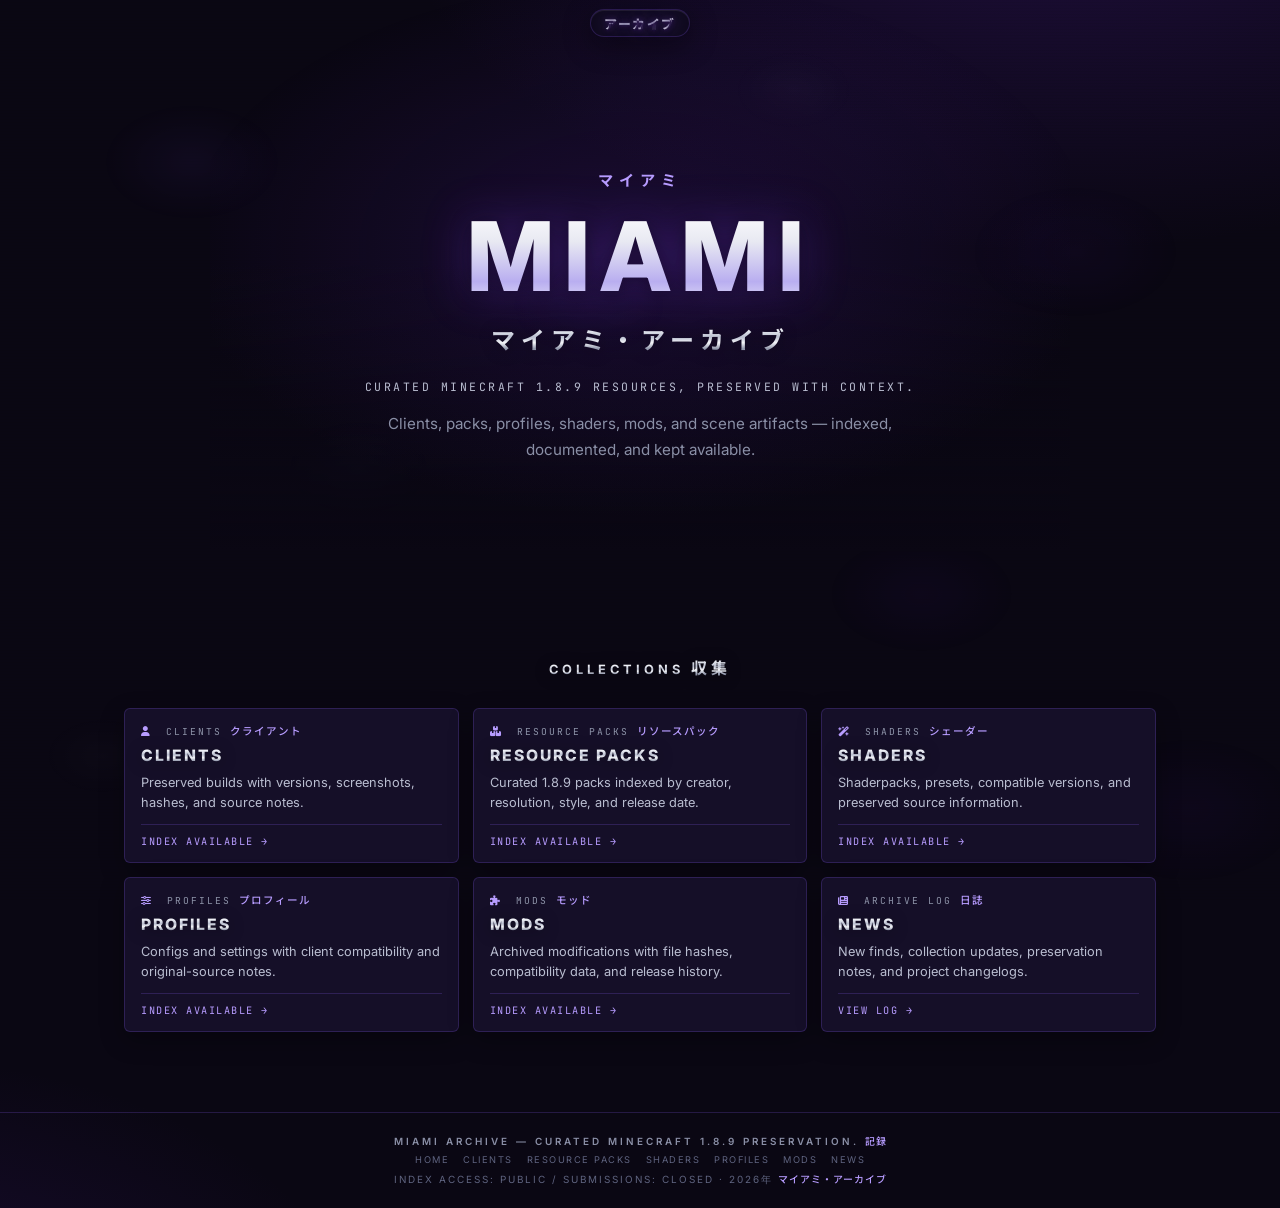
<file: index.html>
<!DOCTYPE html>
<html lang="en">

<head>
    <meta charset="UTF-8">
    <meta name="viewport" content="width=device-width, initial-scale=1.0">
    <meta name="description" content="Welcome to MiamiArchive">
    <title>miami//</title>
    <link rel="icon" href="data:image/svg+xml,%3Csvg xmlns='http://www.w3.org/2000/svg' viewBox='0 0 64 64'%3E%3Crect width='64' height='64' rx='12' fill='%23140e26'/%3E%3Ctext x='32' y='44' font-family='Arial' font-size='26' font-weight='800' fill='%23c9ccd8' text-anchor='middle'>M</text%3E%3C/svg%3E">
    <link rel="preconnect" href="https://fonts.googleapis.com">
    <link rel="preconnect" href="https://fonts.gstatic.com" crossorigin>
    <link href="https://fonts.googleapis.com/css2?family=Inter:wght@400;500;600;700;800&family=JetBrains+Mono:wght@400;500;600&family=Noto+Sans+JP:wght@500;700;900&display=swap" rel="stylesheet">
    <link rel="stylesheet" href="style.css">
    <link rel="stylesheet" href="https://cdnjs.cloudflare.com/ajax/libs/font-awesome/6.4.0/css/all.min.css">
</head>

<body data-page="home">

    <!-- Texture -->
    <div class="camo" aria-hidden="true"></div>
    <div class="scanlines" aria-hidden="true"></div>

    <!-- NAVBAR: solo アーカイブ -->
    <header>
        <nav>
            <a class="logo" href="./index.html" aria-label="MIAMI archive home">
                <span class="logo-jp" lang="ja">アーカイブ</span>
            </a>
        </nav>
    </header>

    <main>

    <!-- HERO -->
    <section class="hero">
        <video class="hero-video" autoplay muted loop playsinline preload="metadata" src="bg.mp4" aria-hidden="true"></video>
        <p class="eyebrow reveal"><span class="jp" lang="ja">マイアミ</span></p>
        <h1 class="main-title chrome-text reveal" style="--d:.08s">MIAMI</h1>
        <p class="hero-jp chrome-text reveal" style="--d:.16s" lang="ja">マイアミ・アーカイブ</p>
        <p class="subtitle reveal" style="--d:.24s">CURATED MINECRAFT 1.8.9 RESOURCES, PRESERVED WITH CONTEXT.</p>
        <p class="description reveal" style="--d:.32s">Clients, packs, profiles, shaders, mods, and scene artifacts — indexed, documented, and kept available.</p>
    </section>

    <!-- COLLECTIONS -->
    <section id="collections" class="collections" aria-label="Collections">
        <h2 class="section-label reveal"><span class="chrome-text">Collections</span> <span class="jp chrome-text" lang="ja">収集</span></h2>

        <div class="collections-grid">
            <a class="collection-card reveal" href="./clients.html">
                <span class="collection-id"><i class="fa-solid fa-user"></i> CLIENTS <span class="jp" lang="ja">クライアント</span></span>
                <h3 class="chrome-text">Clients</h3>
                <p>Preserved builds with versions, screenshots, hashes, and source notes.</p>
                <span class="collection-action">INDEX AVAILABLE →</span>
            </a>

            <a class="collection-card reveal" href="./packs.html" style="--d:.06s">
                <span class="collection-id"><i class="fa-solid fa-boxes-stacked"></i> RESOURCE PACKS <span class="jp" lang="ja">リソースパック</span></span>
                <h3 class="chrome-text">Resource Packs</h3>
                <p>Curated 1.8.9 packs indexed by creator, resolution, style, and release date.</p>
                <span class="collection-action">INDEX AVAILABLE →</span>
            </a>

            <a class="collection-card reveal" href="./shaders.html" style="--d:.12s">
                <span class="collection-id"><i class="fa-solid fa-wand-magic-sparkles"></i> SHADERS <span class="jp" lang="ja">シェーダー</span></span>
                <h3 class="chrome-text">Shaders</h3>
                <p>Shaderpacks, presets, compatible versions, and preserved source information.</p>
                <span class="collection-action">INDEX AVAILABLE →</span>
            </a>

            <a class="collection-card reveal" href="./profiles.html" style="--d:.18s">
                <span class="collection-id"><i class="fa-solid fa-sliders"></i> PROFILES <span class="jp" lang="ja">プロフィール</span></span>
                <h3 class="chrome-text">Profiles</h3>
                <p>Configs and settings with client compatibility and original-source notes.</p>
                <span class="collection-action">INDEX AVAILABLE →</span>
            </a>

            <a class="collection-card reveal" href="./mods.html" style="--d:.24s">
                <span class="collection-id"><i class="fa-solid fa-puzzle-piece"></i> MODS <span class="jp" lang="ja">モッド</span></span>
                <h3 class="chrome-text">Mods</h3>
                <p>Archived modifications with file hashes, compatibility data, and release history.</p>
                <span class="collection-action">INDEX AVAILABLE →</span>
            </a>

            <a class="collection-card reveal" href="./news.html" style="--d:.3s">
                <span class="collection-id"><i class="fa-solid fa-newspaper"></i> ARCHIVE LOG <span class="jp" lang="ja">日誌</span></span>
                <h3 class="chrome-text">News</h3>
                <p>New finds, collection updates, preservation notes, and project changelogs.</p>
                <span class="collection-action">VIEW LOG →</span>
            </a>
        </div>
    </section>

    </main>

    <!-- FOOTER -->
    <footer>
        <span class="foot-logo">MIAMI ARCHIVE — CURATED MINECRAFT 1.8.9 PRESERVATION. <span class="jp" lang="ja">記録</span></span>
        <div class="foot-links">
            <a href="index.html">Home</a><a href="clients.html">Clients</a><a href="packs.html">Resource Packs</a><a href="shaders.html">Shaders</a><a href="profiles.html">Profiles</a><a href="mods.html">Mods</a><a href="news.html">News</a>
        </div>
        <span>INDEX ACCESS: PUBLIC / SUBMISSIONS: CLOSED · 2026年 <span class="jp" lang="ja">マイアミ・アーカイブ</span></span>
    </footer>

    <script src="app.js"></script>
</body>

</html>
</file>
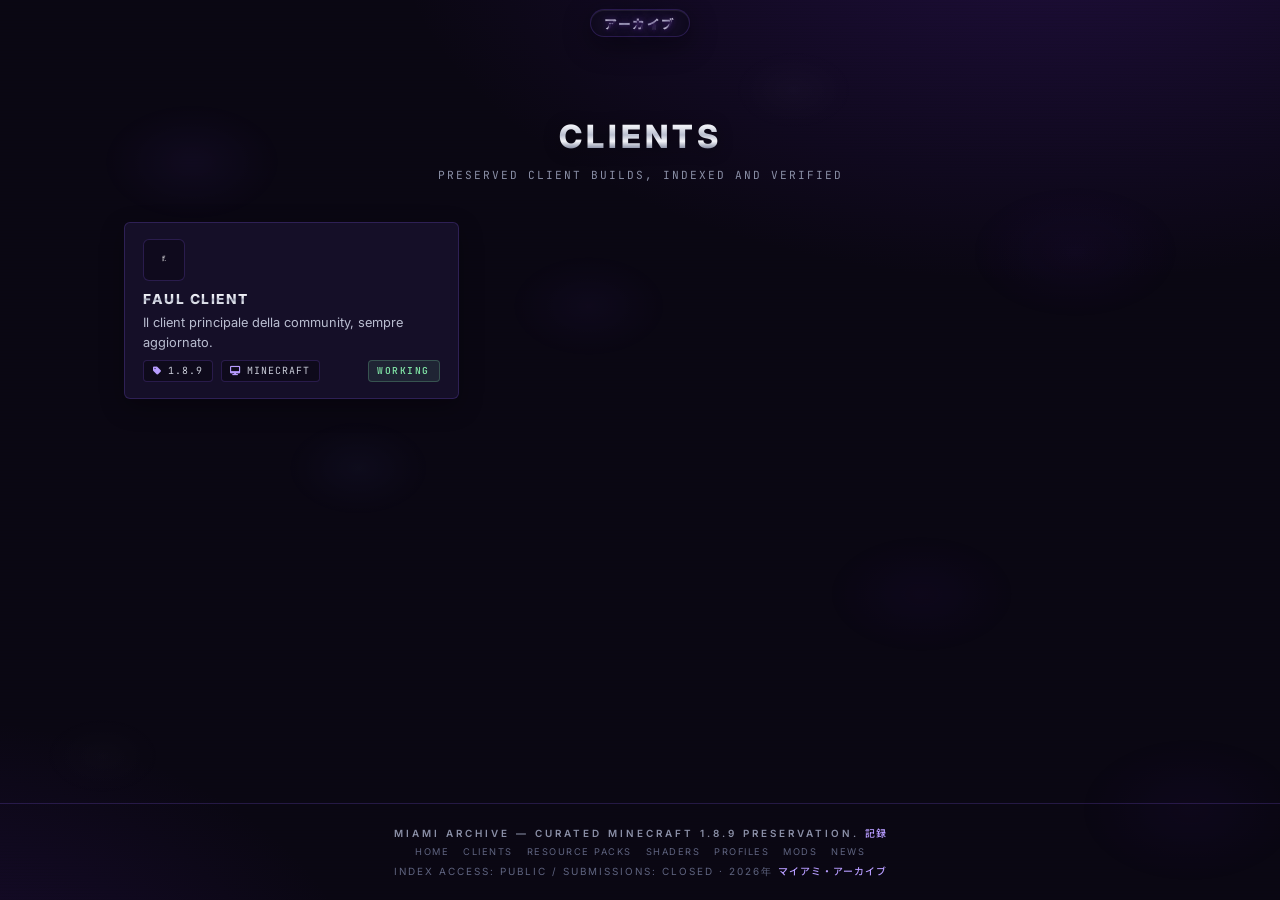
<file: clients.html>
<!DOCTYPE html>
<html lang="en">

<head>
    <meta charset="UTF-8">
    <meta name="viewport" content="width=device-width, initial-scale=1.0">
    <meta name="description" content="I client configurati dalla community di Miami.">
    <title>miami//clients</title>
    <link rel="icon" href="data:image/svg+xml,%3Csvg xmlns='http://www.w3.org/2000/svg' viewBox='0 0 64 64'%3E%3Crect width='64' height='64' rx='12' fill='%23140e26'/%3E%3Ctext x='32' y='44' font-family='Arial' font-size='26' font-weight='800' fill='%23c9ccd8' text-anchor='middle'>M</text%3E%3C/svg%3E">
    <link rel="preconnect" href="https://fonts.googleapis.com">
    <link rel="preconnect" href="https://fonts.gstatic.com" crossorigin>
    <link href="https://fonts.googleapis.com/css2?family=Inter:wght@400;500;600;700;800&family=JetBrains+Mono:wght@400;500;600&family=Noto+Sans+JP:wght@500;700;900&display=swap" rel="stylesheet">
    <link rel="stylesheet" href="style.css">
    <link rel="stylesheet" href="https://cdnjs.cloudflare.com/ajax/libs/font-awesome/6.4.0/css/all.min.css">
</head>

<body data-page="clients">

    <!-- Texture -->
    <div class="camo" aria-hidden="true"></div>
    <div class="scanlines" aria-hidden="true"></div>

    <!-- NAVBAR: solo アーカイブ -->
    <header>
        <nav>
            <a class="logo" href="./index.html" aria-label="MIAMI archive home">
                <span class="logo-jp" lang="ja">アーカイブ</span>
            </a>
        </nav>
    </header>

    <main>

    <section class="category-section">
    <div class="page-header reveal">
        <h2 class="chrome-text">Clients</h2>
        <p>Preserved client builds, indexed and verified</p>
    </div>

    <div class="cards-grid">
<div class="card reveal" style="--t: 210; --d: 0s">
    <a class="card-thumb card-thumb--img" href="https://brazy.qzz.io/" target="_blank" rel="noopener"><img class="card-thumb-img" src="assets/faul-client.png" alt="Faul Client" /></a>
    <div class="card-body">
        <h3><a href="https://brazy.qzz.io/" target="_blank" rel="noopener">Faul Client</a></h3>
        <p class="card-desc">Il client principale della community, sempre aggiornato.</p>
        <div class="card-meta">
            <span class="chip"><i class="fa-solid fa-tag"></i> 1.8.9</span>
            <span class="chip"><i class="fa-solid fa-desktop"></i> minecraft</span>
            <span class="status working">working</span>
        </div>
    </div>
</div>

    </div>
</section>

    </main>

    <!-- FOOTER -->
    <footer>
        <span class="foot-logo">MIAMI ARCHIVE — CURATED MINECRAFT 1.8.9 PRESERVATION. <span class="jp" lang="ja">記録</span></span>
        <div class="foot-links">
            <a href="index.html">Home</a><a href="clients.html">Clients</a><a href="packs.html">Resource Packs</a><a href="shaders.html">Shaders</a><a href="profiles.html">Profiles</a><a href="mods.html">Mods</a><a href="news.html">News</a>
        </div>
        <span>INDEX ACCESS: PUBLIC / SUBMISSIONS: CLOSED · 2026年 <span class="jp" lang="ja">マイアミ・アーカイブ</span></span>
    </footer>

    <script src="app.js"></script>
</body>

</html>
</file>
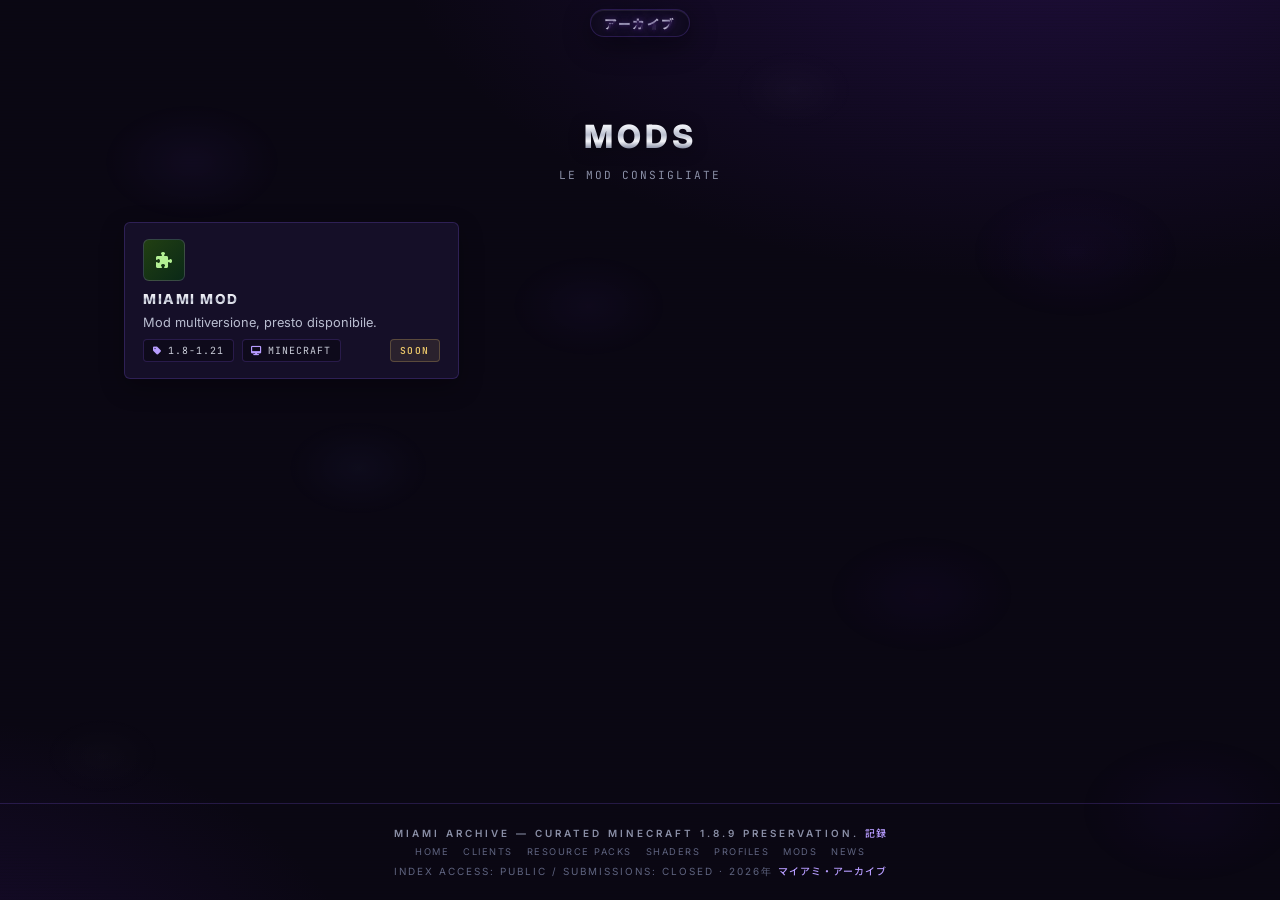
<file: mods.html>
<!DOCTYPE html>
<html lang="en">

<head>
    <meta charset="UTF-8">
    <meta name="viewport" content="width=device-width, initial-scale=1.0">
    <meta name="description" content="Le mod consigliate dalla community di Miami.">
    <title>miami//mods</title>
    <link rel="icon" href="data:image/svg+xml,%3Csvg xmlns='http://www.w3.org/2000/svg' viewBox='0 0 64 64'%3E%3Crect width='64' height='64' rx='12' fill='%23140e26'/%3E%3Ctext x='32' y='44' font-family='Arial' font-size='26' font-weight='800' fill='%23c9ccd8' text-anchor='middle'>M</text%3E%3C/svg%3E">
    <link rel="preconnect" href="https://fonts.googleapis.com">
    <link rel="preconnect" href="https://fonts.gstatic.com" crossorigin>
    <link href="https://fonts.googleapis.com/css2?family=Inter:wght@400;500;600;700;800&family=JetBrains+Mono:wght@400;500;600&family=Noto+Sans+JP:wght@500;700;900&display=swap" rel="stylesheet">
    <link rel="stylesheet" href="style.css">
    <link rel="stylesheet" href="https://cdnjs.cloudflare.com/ajax/libs/font-awesome/6.4.0/css/all.min.css">
</head>

<body data-page="mods">

    <!-- Texture -->
    <div class="camo" aria-hidden="true"></div>
    <div class="scanlines" aria-hidden="true"></div>

    <!-- NAVBAR: solo アーカイブ -->
    <header>
        <nav>
            <a class="logo" href="./index.html" aria-label="MIAMI archive home">
                <span class="logo-jp" lang="ja">アーカイブ</span>
            </a>
        </nav>
    </header>

    <main>

    <section class="category-section">
    <div class="page-header reveal">
        <h2 class="chrome-text">Mods</h2>
        <p>Le mod consigliate</p>
    </div>

    <div class="cards-grid">
<div class="card reveal" style="--t: 100; --d: 0s">
    <a class="card-thumb" href="#" target="_blank" rel="noopener"><i class="fa-solid fa-puzzle-piece"></i></a>
    <div class="card-body">
        <h3><a href="#" target="_blank" rel="noopener">miami mod</a></h3>
        <p class="card-desc">Mod multiversione, presto disponibile.</p>
        <div class="card-meta">
            <span class="chip"><i class="fa-solid fa-tag"></i> 1.8-1.21</span>
            <span class="chip"><i class="fa-solid fa-desktop"></i> minecraft</span>
            <span class="status soon">soon</span>
        </div>
    </div>
</div>

    </div>
</section>

    </main>

    <!-- FOOTER -->
    <footer>
        <span class="foot-logo">MIAMI ARCHIVE — CURATED MINECRAFT 1.8.9 PRESERVATION. <span class="jp" lang="ja">記録</span></span>
        <div class="foot-links">
            <a href="index.html">Home</a><a href="clients.html">Clients</a><a href="packs.html">Resource Packs</a><a href="shaders.html">Shaders</a><a href="profiles.html">Profiles</a><a href="mods.html">Mods</a><a href="news.html">News</a>
        </div>
        <span>INDEX ACCESS: PUBLIC / SUBMISSIONS: CLOSED · 2026年 <span class="jp" lang="ja">マイアミ・アーカイブ</span></span>
    </footer>

    <script src="app.js"></script>
</body>

</html>
</file>
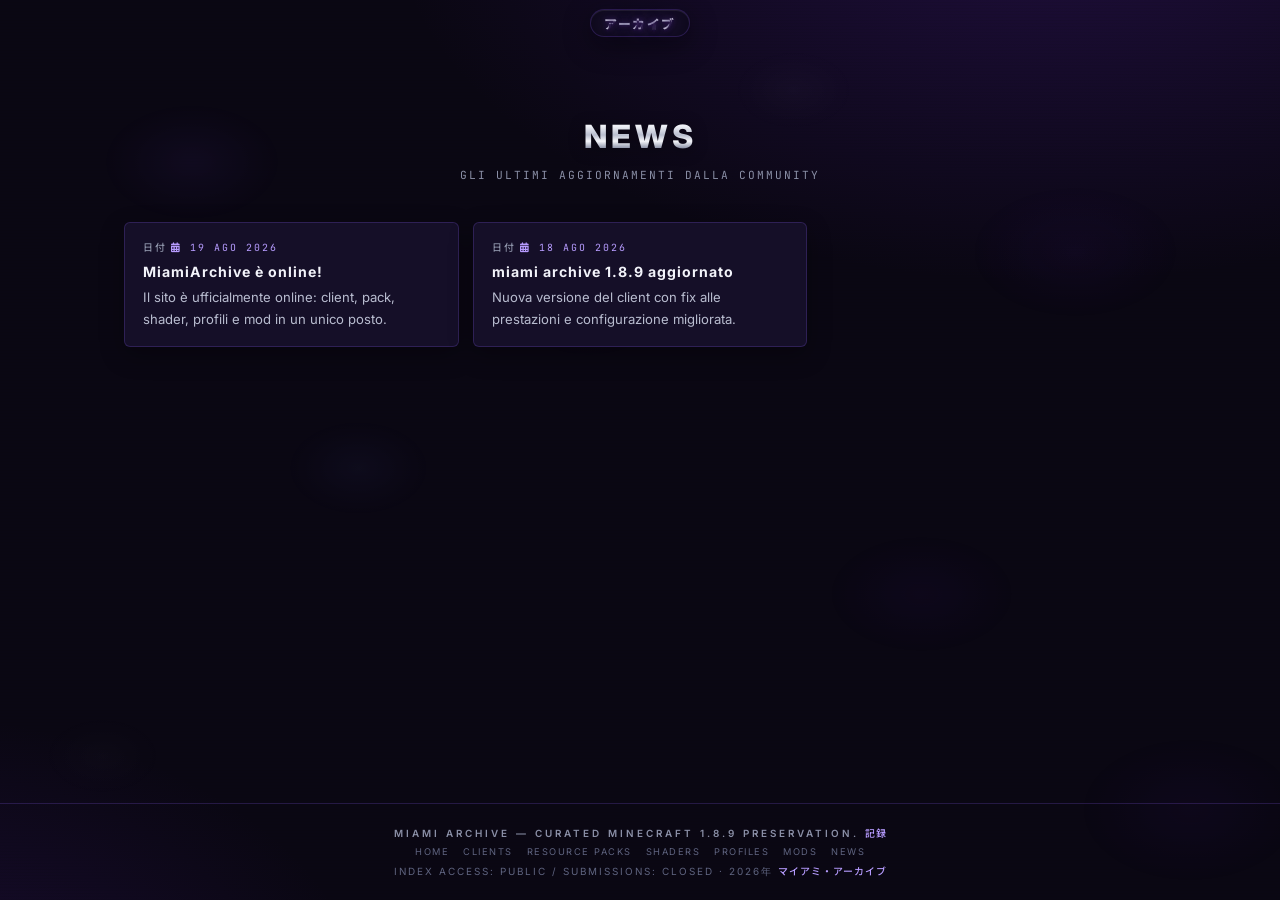
<file: news.html>
<!DOCTYPE html>
<html lang="en">

<head>
    <meta charset="UTF-8">
    <meta name="viewport" content="width=device-width, initial-scale=1.0">
    <meta name="description" content="Gli ultimi aggiornamenti dalla community di Miami.">
    <title>miami//news</title>
    <link rel="icon" href="data:image/svg+xml,%3Csvg xmlns='http://www.w3.org/2000/svg' viewBox='0 0 64 64'%3E%3Crect width='64' height='64' rx='12' fill='%23140e26'/%3E%3Ctext x='32' y='44' font-family='Arial' font-size='26' font-weight='800' fill='%23c9ccd8' text-anchor='middle'>M</text%3E%3C/svg%3E">
    <link rel="preconnect" href="https://fonts.googleapis.com">
    <link rel="preconnect" href="https://fonts.gstatic.com" crossorigin>
    <link href="https://fonts.googleapis.com/css2?family=Inter:wght@400;500;600;700;800&family=JetBrains+Mono:wght@400;500;600&family=Noto+Sans+JP:wght@500;700;900&display=swap" rel="stylesheet">
    <link rel="stylesheet" href="style.css">
    <link rel="stylesheet" href="https://cdnjs.cloudflare.com/ajax/libs/font-awesome/6.4.0/css/all.min.css">
</head>

<body data-page="news">

    <!-- Texture -->
    <div class="camo" aria-hidden="true"></div>
    <div class="scanlines" aria-hidden="true"></div>

    <!-- NAVBAR: solo アーカイブ -->
    <header>
        <nav>
            <a class="logo" href="./index.html" aria-label="MIAMI archive home">
                <span class="logo-jp" lang="ja">アーカイブ</span>
            </a>
        </nav>
    </header>

    <main>

    <section class="category-section">
    <div class="page-header reveal">
        <h2 class="chrome-text">News</h2>
        <p>Gli ultimi aggiornamenti dalla community</p>
    </div>

    <div class="news-grid">
<div class="news-card reveal" style="--d: 0s">
    <div class="news-date"><i class="fa-solid fa-calendar-days"></i> 19 ago 2026</div>
    <h3>MiamiArchive è online!</h3>
    <p>Il sito è ufficialmente online: client, pack, shader, profili e mod in un unico posto.</p>
</div>
<div class="news-card reveal" style="--d: 0.06s">
    <div class="news-date"><i class="fa-solid fa-calendar-days"></i> 18 ago 2026</div>
    <h3>miami archive 1.8.9 aggiornato</h3>
    <p>Nuova versione del client con fix alle prestazioni e configurazione migliorata.</p>
</div>

    </div>
</section>

    </main>

    <!-- FOOTER -->
    <footer>
        <span class="foot-logo">MIAMI ARCHIVE — CURATED MINECRAFT 1.8.9 PRESERVATION. <span class="jp" lang="ja">記録</span></span>
        <div class="foot-links">
            <a href="index.html">Home</a><a href="clients.html">Clients</a><a href="packs.html">Resource Packs</a><a href="shaders.html">Shaders</a><a href="profiles.html">Profiles</a><a href="mods.html">Mods</a><a href="news.html">News</a>
        </div>
        <span>INDEX ACCESS: PUBLIC / SUBMISSIONS: CLOSED · 2026年 <span class="jp" lang="ja">マイアミ・アーカイブ</span></span>
    </footer>

    <script src="app.js"></script>
</body>

</html>
</file>
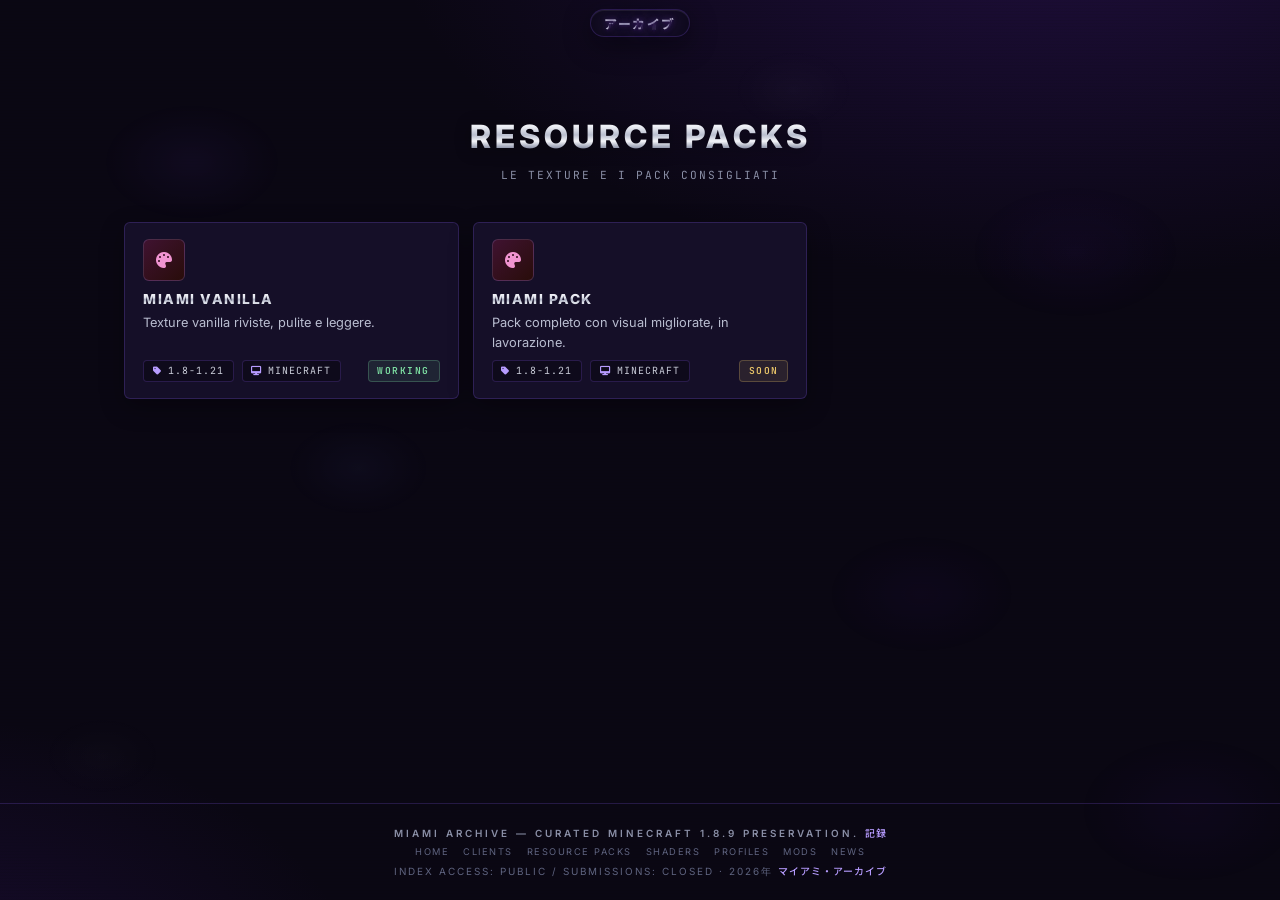
<file: packs.html>
<!DOCTYPE html>
<html lang="en">

<head>
    <meta charset="UTF-8">
    <meta name="viewport" content="width=device-width, initial-scale=1.0">
    <meta name="description" content="Resource pack consigliati dalla community di Miami.">
    <title>miami//packs</title>
    <link rel="icon" href="data:image/svg+xml,%3Csvg xmlns='http://www.w3.org/2000/svg' viewBox='0 0 64 64'%3E%3Crect width='64' height='64' rx='12' fill='%23140e26'/%3E%3Ctext x='32' y='44' font-family='Arial' font-size='26' font-weight='800' fill='%23c9ccd8' text-anchor='middle'>M</text%3E%3C/svg%3E">
    <link rel="preconnect" href="https://fonts.googleapis.com">
    <link rel="preconnect" href="https://fonts.gstatic.com" crossorigin>
    <link href="https://fonts.googleapis.com/css2?family=Inter:wght@400;500;600;700;800&family=JetBrains+Mono:wght@400;500;600&family=Noto+Sans+JP:wght@500;700;900&display=swap" rel="stylesheet">
    <link rel="stylesheet" href="style.css">
    <link rel="stylesheet" href="https://cdnjs.cloudflare.com/ajax/libs/font-awesome/6.4.0/css/all.min.css">
</head>

<body data-page="packs">

    <!-- Texture -->
    <div class="camo" aria-hidden="true"></div>
    <div class="scanlines" aria-hidden="true"></div>

    <!-- NAVBAR: solo アーカイブ -->
    <header>
        <nav>
            <a class="logo" href="./index.html" aria-label="MIAMI archive home">
                <span class="logo-jp" lang="ja">アーカイブ</span>
            </a>
        </nav>
    </header>

    <main>

    <section class="category-section">
    <div class="page-header reveal">
        <h2 class="chrome-text">Resource Packs</h2>
        <p>Le texture e i pack consigliati</p>
    </div>

    <div class="cards-grid">
<div class="card reveal" style="--t: 320; --d: 0s">
    <a class="card-thumb" href="#" target="_blank" rel="noopener"><i class="fa-solid fa-palette"></i></a>
    <div class="card-body">
        <h3><a href="#" target="_blank" rel="noopener">miami vanilla</a></h3>
        <p class="card-desc">Texture vanilla riviste, pulite e leggere.</p>
        <div class="card-meta">
            <span class="chip"><i class="fa-solid fa-tag"></i> 1.8-1.21</span>
            <span class="chip"><i class="fa-solid fa-desktop"></i> minecraft</span>
            <span class="status working">working</span>
        </div>
    </div>
</div>
<div class="card reveal" style="--t: 320; --d: 0.06s">
    <a class="card-thumb" href="#" target="_blank" rel="noopener"><i class="fa-solid fa-palette"></i></a>
    <div class="card-body">
        <h3><a href="#" target="_blank" rel="noopener">miami pack</a></h3>
        <p class="card-desc">Pack completo con visual migliorate, in lavorazione.</p>
        <div class="card-meta">
            <span class="chip"><i class="fa-solid fa-tag"></i> 1.8-1.21</span>
            <span class="chip"><i class="fa-solid fa-desktop"></i> minecraft</span>
            <span class="status soon">soon</span>
        </div>
    </div>
</div>

    </div>
</section>

    </main>

    <!-- FOOTER -->
    <footer>
        <span class="foot-logo">MIAMI ARCHIVE — CURATED MINECRAFT 1.8.9 PRESERVATION. <span class="jp" lang="ja">記録</span></span>
        <div class="foot-links">
            <a href="index.html">Home</a><a href="clients.html">Clients</a><a href="packs.html">Resource Packs</a><a href="shaders.html">Shaders</a><a href="profiles.html">Profiles</a><a href="mods.html">Mods</a><a href="news.html">News</a>
        </div>
        <span>INDEX ACCESS: PUBLIC / SUBMISSIONS: CLOSED · 2026年 <span class="jp" lang="ja">マイアミ・アーカイブ</span></span>
    </footer>

    <script src="app.js"></script>
</body>

</html>
</file>
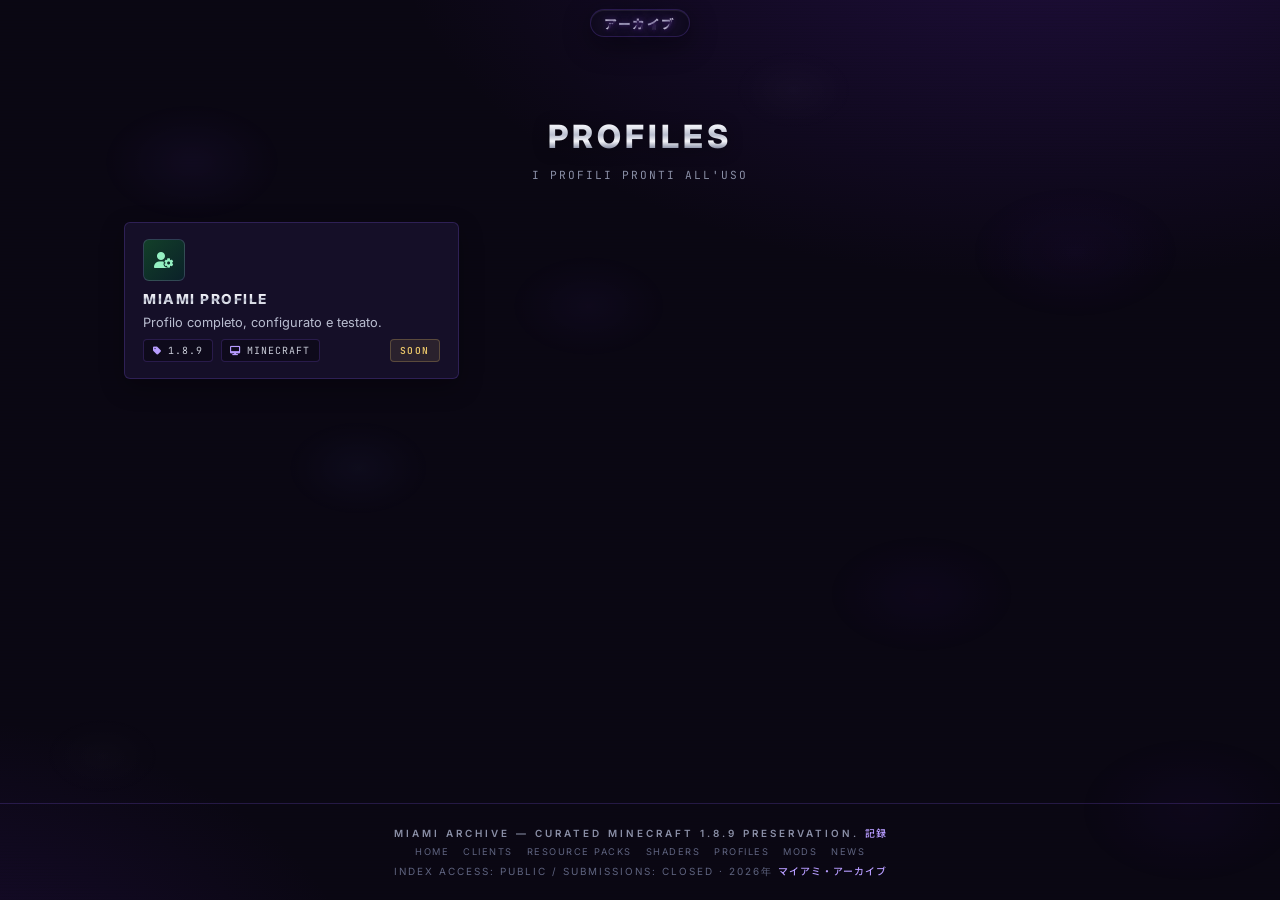
<file: profiles.html>
<!DOCTYPE html>
<html lang="en">

<head>
    <meta charset="UTF-8">
    <meta name="viewport" content="width=device-width, initial-scale=1.0">
    <meta name="description" content="I profili pronti all'uso della community.">
    <title>miami//profiles</title>
    <link rel="icon" href="data:image/svg+xml,%3Csvg xmlns='http://www.w3.org/2000/svg' viewBox='0 0 64 64'%3E%3Crect width='64' height='64' rx='12' fill='%23140e26'/%3E%3Ctext x='32' y='44' font-family='Arial' font-size='26' font-weight='800' fill='%23c9ccd8' text-anchor='middle'>M</text%3E%3C/svg%3E">
    <link rel="preconnect" href="https://fonts.googleapis.com">
    <link rel="preconnect" href="https://fonts.gstatic.com" crossorigin>
    <link href="https://fonts.googleapis.com/css2?family=Inter:wght@400;500;600;700;800&family=JetBrains+Mono:wght@400;500;600&family=Noto+Sans+JP:wght@500;700;900&display=swap" rel="stylesheet">
    <link rel="stylesheet" href="style.css">
    <link rel="stylesheet" href="https://cdnjs.cloudflare.com/ajax/libs/font-awesome/6.4.0/css/all.min.css">
</head>

<body data-page="profiles">

    <!-- Texture -->
    <div class="camo" aria-hidden="true"></div>
    <div class="scanlines" aria-hidden="true"></div>

    <!-- NAVBAR: solo アーカイブ -->
    <header>
        <nav>
            <a class="logo" href="./index.html" aria-label="MIAMI archive home">
                <span class="logo-jp" lang="ja">アーカイブ</span>
            </a>
        </nav>
    </header>

    <main>

    <section class="category-section">
    <div class="page-header reveal">
        <h2 class="chrome-text">Profiles</h2>
        <p>I profili pronti all'uso</p>
    </div>

    <div class="cards-grid">
<div class="card reveal" style="--t: 150; --d: 0s">
    <a class="card-thumb" href="#" target="_blank" rel="noopener"><i class="fa-solid fa-user-gear"></i></a>
    <div class="card-body">
        <h3><a href="#" target="_blank" rel="noopener">miami profile</a></h3>
        <p class="card-desc">Profilo completo, configurato e testato.</p>
        <div class="card-meta">
            <span class="chip"><i class="fa-solid fa-tag"></i> 1.8.9</span>
            <span class="chip"><i class="fa-solid fa-desktop"></i> minecraft</span>
            <span class="status soon">soon</span>
        </div>
    </div>
</div>

    </div>
</section>

    </main>

    <!-- FOOTER -->
    <footer>
        <span class="foot-logo">MIAMI ARCHIVE — CURATED MINECRAFT 1.8.9 PRESERVATION. <span class="jp" lang="ja">記録</span></span>
        <div class="foot-links">
            <a href="index.html">Home</a><a href="clients.html">Clients</a><a href="packs.html">Resource Packs</a><a href="shaders.html">Shaders</a><a href="profiles.html">Profiles</a><a href="mods.html">Mods</a><a href="news.html">News</a>
        </div>
        <span>INDEX ACCESS: PUBLIC / SUBMISSIONS: CLOSED · 2026年 <span class="jp" lang="ja">マイアミ・アーカイブ</span></span>
    </footer>

    <script src="app.js"></script>
</body>

</html>
</file>
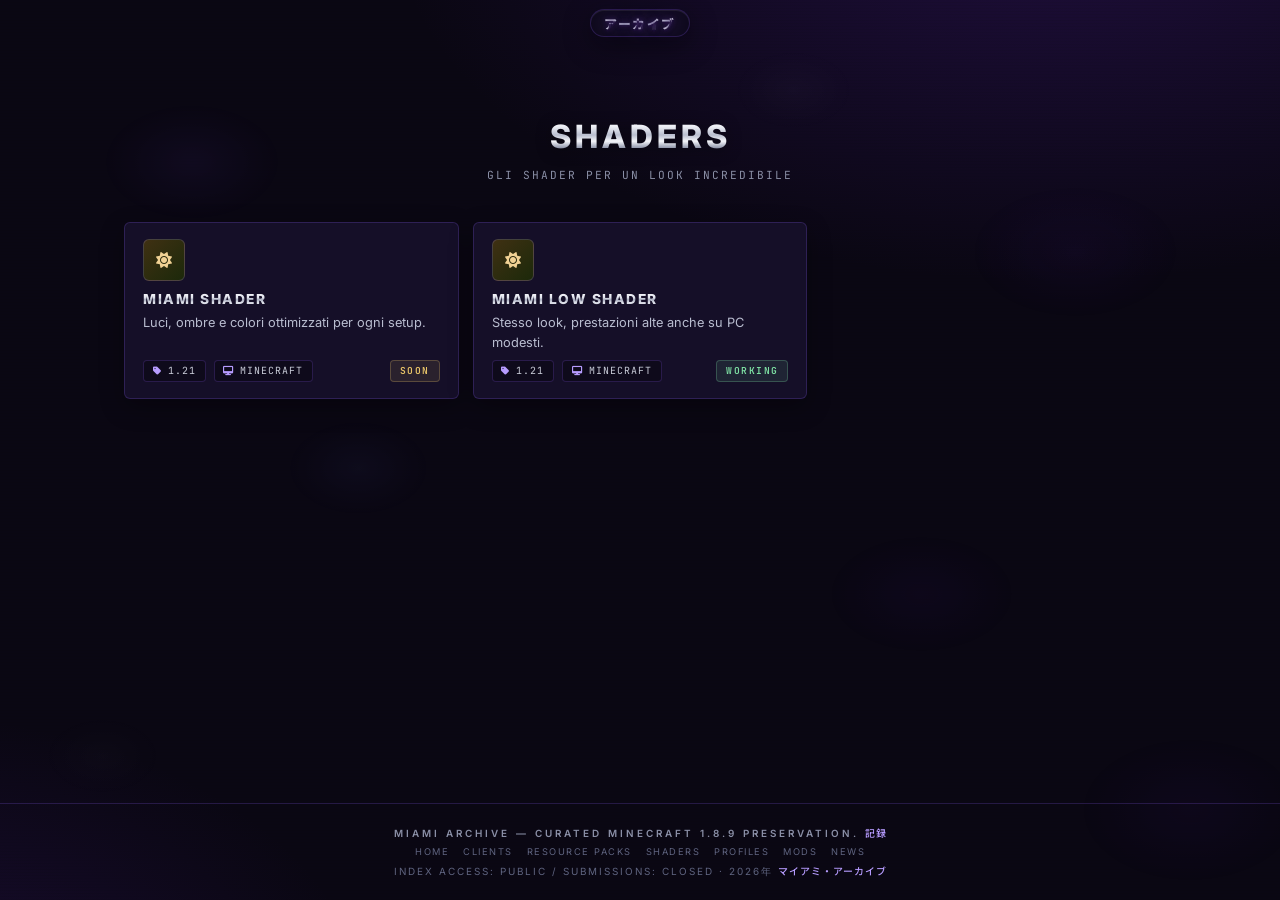
<file: shaders.html>
<!DOCTYPE html>
<html lang="en">

<head>
    <meta charset="UTF-8">
    <meta name="viewport" content="width=device-width, initial-scale=1.0">
    <meta name="description" content="Gli shader consigliati per un look incredibile.">
    <title>miami//shaders</title>
    <link rel="icon" href="data:image/svg+xml,%3Csvg xmlns='http://www.w3.org/2000/svg' viewBox='0 0 64 64'%3E%3Crect width='64' height='64' rx='12' fill='%23140e26'/%3E%3Ctext x='32' y='44' font-family='Arial' font-size='26' font-weight='800' fill='%23c9ccd8' text-anchor='middle'>M</text%3E%3C/svg%3E">
    <link rel="preconnect" href="https://fonts.googleapis.com">
    <link rel="preconnect" href="https://fonts.gstatic.com" crossorigin>
    <link href="https://fonts.googleapis.com/css2?family=Inter:wght@400;500;600;700;800&family=JetBrains+Mono:wght@400;500;600&family=Noto+Sans+JP:wght@500;700;900&display=swap" rel="stylesheet">
    <link rel="stylesheet" href="style.css">
    <link rel="stylesheet" href="https://cdnjs.cloudflare.com/ajax/libs/font-awesome/6.4.0/css/all.min.css">
</head>

<body data-page="shaders">

    <!-- Texture -->
    <div class="camo" aria-hidden="true"></div>
    <div class="scanlines" aria-hidden="true"></div>

    <!-- NAVBAR: solo アーカイブ -->
    <header>
        <nav>
            <a class="logo" href="./index.html" aria-label="MIAMI archive home">
                <span class="logo-jp" lang="ja">アーカイブ</span>
            </a>
        </nav>
    </header>

    <main>

    <section class="category-section">
    <div class="page-header reveal">
        <h2 class="chrome-text">Shaders</h2>
        <p>Gli shader per un look incredibile</p>
    </div>

    <div class="cards-grid">
<div class="card reveal" style="--t: 40; --d: 0s">
    <a class="card-thumb" href="#" target="_blank" rel="noopener"><i class="fa-solid fa-sun"></i></a>
    <div class="card-body">
        <h3><a href="#" target="_blank" rel="noopener">miami shader</a></h3>
        <p class="card-desc">Luci, ombre e colori ottimizzati per ogni setup.</p>
        <div class="card-meta">
            <span class="chip"><i class="fa-solid fa-tag"></i> 1.21</span>
            <span class="chip"><i class="fa-solid fa-desktop"></i> minecraft</span>
            <span class="status soon">soon</span>
        </div>
    </div>
</div>
<div class="card reveal" style="--t: 40; --d: 0.06s">
    <a class="card-thumb" href="#" target="_blank" rel="noopener"><i class="fa-solid fa-sun"></i></a>
    <div class="card-body">
        <h3><a href="#" target="_blank" rel="noopener">miami low shader</a></h3>
        <p class="card-desc">Stesso look, prestazioni alte anche su PC modesti.</p>
        <div class="card-meta">
            <span class="chip"><i class="fa-solid fa-tag"></i> 1.21</span>
            <span class="chip"><i class="fa-solid fa-desktop"></i> minecraft</span>
            <span class="status working">working</span>
        </div>
    </div>
</div>

    </div>
</section>

    </main>

    <!-- FOOTER -->
    <footer>
        <span class="foot-logo">MIAMI ARCHIVE — CURATED MINECRAFT 1.8.9 PRESERVATION. <span class="jp" lang="ja">記録</span></span>
        <div class="foot-links">
            <a href="index.html">Home</a><a href="clients.html">Clients</a><a href="packs.html">Resource Packs</a><a href="shaders.html">Shaders</a><a href="profiles.html">Profiles</a><a href="mods.html">Mods</a><a href="news.html">News</a>
        </div>
        <span>INDEX ACCESS: PUBLIC / SUBMISSIONS: CLOSED · 2026年 <span class="jp" lang="ja">マイアミ・アーカイブ</span></span>
    </footer>

    <script src="app.js"></script>
</body>

</html>
</file>
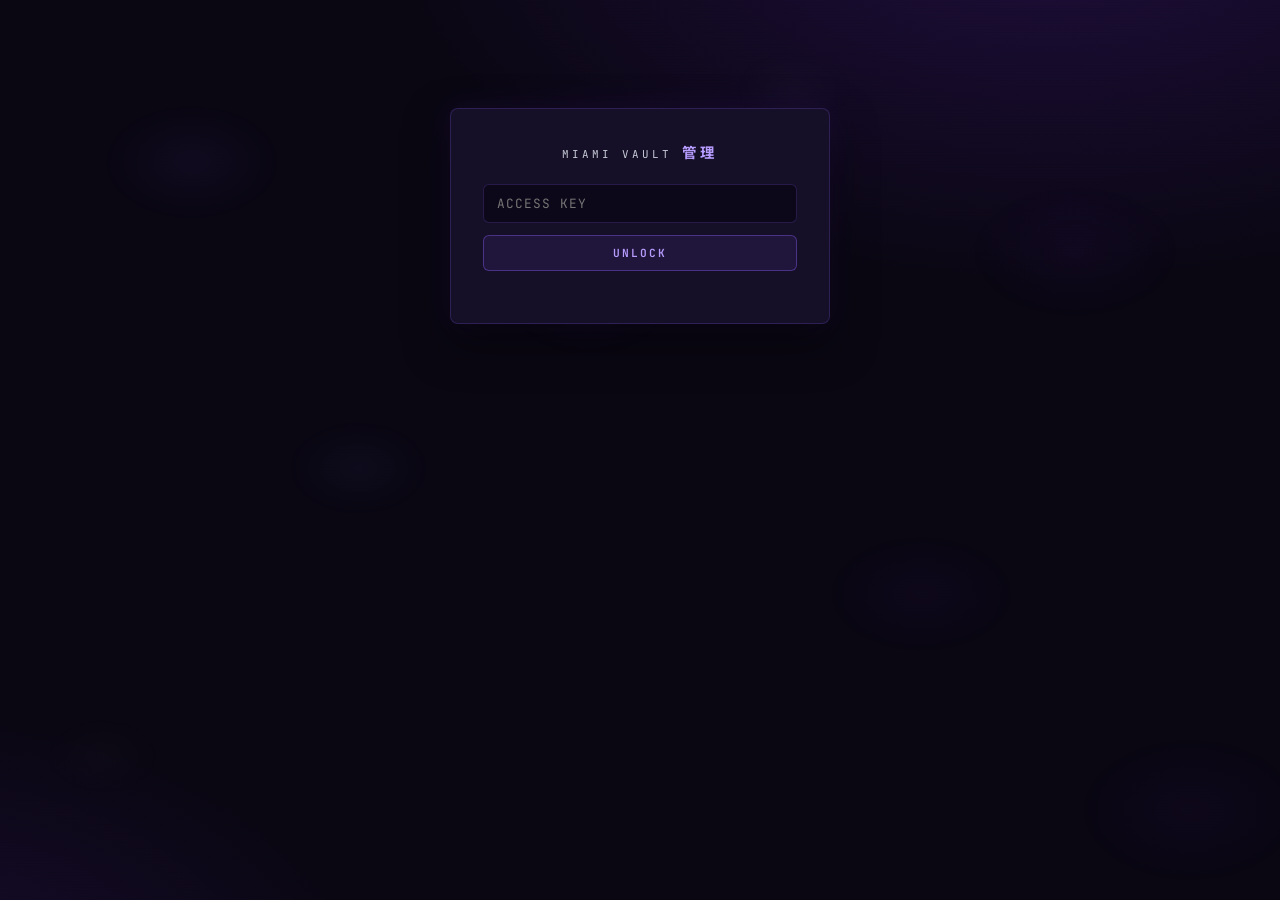
<file: vault.html>
<!DOCTYPE html>
<html lang="en">

<head>
    <meta charset="UTF-8">
    <meta name="viewport" content="width=device-width, initial-scale=1.0">
    <meta name="robots" content="noindex, nofollow">
    <title>miami//vault</title>
    <link rel="icon" href="data:image/svg+xml,%3Csvg xmlns='http://www.w3.org/2000/svg' viewBox='0 0 64 64'%3E%3Crect width='64' height='64' rx='12' fill='%23140e26'/%3E%3Ctext x='32' y='44' font-family='Arial' font-size='26' font-weight='800' fill='%23c9ccd8' text-anchor='middle'>M</text%3E%3C/svg%3E">
    <link rel="preconnect" href="https://fonts.googleapis.com">
    <link rel="preconnect" href="https://fonts.gstatic.com" crossorigin>
    <link href="https://fonts.googleapis.com/css2?family=Inter:wght@400;500;600;700;800&family=JetBrains+Mono:wght@400;500;600&family=Noto+Sans+JP:wght@500;700;900&display=swap" rel="stylesheet">
    <link rel="stylesheet" href="style.css">
    <link rel="stylesheet" href="https://cdnjs.cloudflare.com/ajax/libs/font-awesome/6.4.0/css/all.min.css">
    <style>
        body[data-page="vault"] {
            display: block;
            overflow-y: auto;
        }

        .vault {
            position: relative;
            z-index: 4;
            max-width: 1120px;
            margin: 0 auto;
            padding: clamp(6rem, 12vh, 8rem) 1.5rem 4rem;
        }

        .vault-card {
            max-width: 380px;
            margin: 0 auto;
            padding: 2rem;
            background: var(--surface);
            border: 1px solid var(--border);
            border-radius: 8px;
            box-shadow: 0 18px 44px rgba(0, 0, 0, 0.55), 0 0 30px rgba(124, 58, 237, 0.12);
            text-align: center;
        }

        .vault-eyebrow {
            font-family: var(--font-mono);
            font-size: 0.68rem;
            letter-spacing: 3px;
            text-transform: uppercase;
            color: var(--silver);
            margin-bottom: 1.4rem;
        }

        .vault-eyebrow .jp {
            font-size: 0.9rem;
            color: var(--purple-bright);
            letter-spacing: 4px;
        }

        .vault-card input {
            width: 100%;
            padding: 0.6rem 0.8rem;
            border-radius: 6px;
            border: 1px solid var(--border);
            background: rgba(10, 7, 19, 0.7);
            color: var(--hi);
            font-family: var(--font-mono);
            font-size: 0.8rem;
            letter-spacing: 1px;
            outline: none;
            margin-bottom: 0.8rem;
            transition: border-color .25s var(--ease);
        }

        .vault-card input:focus {
            border-color: var(--border-strong);
        }

        .vault-btn {
            width: 100%;
            padding: 0.6rem 0.8rem;
            border-radius: 6px;
            border: 1px solid rgba(139, 92, 246, 0.4);
            background: var(--purple-dim);
            color: var(--purple-bright);
            font-family: var(--font-mono);
            font-size: 0.7rem;
            font-weight: 600;
            letter-spacing: 2px;
            text-transform: uppercase;
            transition: all .25s var(--ease);
        }

        .vault-btn:hover {
            background: rgba(139, 92, 246, 0.22);
            border-color: var(--border-strong);
            box-shadow: 0 0 20px rgba(124, 58, 237, 0.25);
        }

        .vault-btn.small {
            width: auto;
            padding: 0.4rem 0.7rem;
            font-size: 0.62rem;
        }

        .vault-btn.danger {
            border-color: rgba(240, 135, 154, 0.35);
            background: var(--bad-dim);
            color: var(--bad);
        }

        .vault-err {
            font-family: var(--font-mono);
            font-size: 0.66rem;
            letter-spacing: 1px;
            color: var(--bad);
            min-height: 1em;
            margin-top: 0.6rem;
        }

        .hidden {
            display: none !important;
        }

        .vault-head {
            display: flex;
            align-items: center;
            justify-content: space-between;
            gap: 1rem;
            flex-wrap: wrap;
            margin-bottom: 1.6rem;
        }

        .vault-head h1 {
            font-size: 1.6rem;
            font-weight: 800;
            letter-spacing: 5px;
            text-transform: uppercase;
        }

        .vault-head .jp {
            font-size: 1.2rem;
            letter-spacing: 4px;
        }

        .vault-grid {
            display: grid;
            grid-template-columns: 1fr 1fr;
            gap: 16px;
            margin-bottom: 16px;
        }

        .vault-panel {
            background: var(--surface);
            border: 1px solid var(--border);
            border-radius: 8px;
            padding: 1.1rem 1.2rem;
            box-shadow: 0 10px 30px rgba(0, 0, 0, 0.35);
        }

        .vault-panel h2 {
            font-size: 0.72rem;
            font-weight: 700;
            letter-spacing: 3px;
            text-transform: uppercase;
            color: var(--silver);
            margin-bottom: 1rem;
            padding-bottom: 0.6rem;
            border-bottom: 1px solid var(--border);
        }

        .vault-panel h2 .jp {
            font-size: 0.8rem;
            color: var(--purple-bright);
        }

        .v-field {
            display: flex;
            flex-direction: column;
            gap: 4px;
            margin-bottom: 0.7rem;
        }

        .v-field label {
            font-family: var(--font-mono);
            font-size: 0.58rem;
            letter-spacing: 2px;
            text-transform: uppercase;
            color: var(--lo);
        }

        .v-field input,
        .v-field select,
        .v-field textarea {
            width: 100%;
            padding: 0.5rem 0.7rem;
            border-radius: 6px;
            border: 1px solid var(--border);
            background: rgba(10, 7, 19, 0.7);
            color: var(--hi);
            font-size: 0.82rem;
            outline: none;
            transition: border-color .25s var(--ease);
        }

        .v-field textarea {
            resize: vertical;
            min-height: 54px;
            font-family: var(--font-sans);
        }

        .v-field input:focus,
        .v-field select:focus,
        .v-field textarea:focus {
            border-color: var(--border-strong);
        }

        .v-row {
            display: flex;
            gap: 8px;
        }

        .v-row .v-field {
            flex: 1;
        }

        .v-list {
            display: flex;
            flex-direction: column;
            gap: 8px;
            max-height: 380px;
            overflow-y: auto;
            margin-bottom: 1rem;
        }

        .v-item {
            display: flex;
            align-items: center;
            gap: 10px;
            padding: 0.55rem 0.7rem;
            border: 1px solid var(--border);
            border-radius: 6px;
            background: rgba(10, 7, 19, 0.45);
        }

        .v-item .v-thumb {
            width: 30px;
            height: 30px;
            flex-shrink: 0;
            display: flex;
            align-items: center;
            justify-content: center;
            border-radius: 4px;
            font-size: 0.75rem;
            color: hsl(var(--t) 75% 76%);
            background: linear-gradient(135deg, hsl(var(--t) 55% 16%), hsl(calc(var(--t) + 45) 60% 10%));
        }

        .v-item .v-thumb img {
            width: 100%;
            height: 100%;
            object-fit: contain;
            padding: 4px;
        }

        .v-item .v-info {
            flex: 1;
            min-width: 0;
        }

        .v-item .v-info b {
            display: block;
            font-size: 0.78rem;
            color: var(--hi);
            letter-spacing: 0.5px;
            white-space: nowrap;
            overflow: hidden;
            text-overflow: ellipsis;
        }

        .v-item .v-info small {
            font-family: var(--font-mono);
            font-size: 0.6rem;
            color: var(--lo);
            letter-spacing: 1px;
        }

        .v-item .v-actions {
            display: flex;
            gap: 6px;
        }

        .v-out {
            width: 100%;
            min-height: 220px;
            font-family: var(--font-mono);
            font-size: 0.7rem;
            line-height: 1.5;
            border-radius: 8px;
            border: 1px solid var(--border);
            background: rgba(10, 7, 19, 0.7);
            color: var(--silver);
            padding: 0.8rem;
            resize: vertical;
            outline: none;
        }

        .v-note {
            font-family: var(--font-mono);
            font-size: 0.6rem;
            letter-spacing: 1px;
            color: var(--lo-2);
            margin-top: 0.7rem;
        }

        .v-hue-preview {
            display: inline-flex;
            align-items: center;
            gap: 8px;
            font-family: var(--font-mono);
            font-size: 0.66rem;
            color: var(--silver);
        }

        .v-hue-preview .sw {
            width: 16px;
            height: 16px;
            border-radius: 4px;
            border: 1px solid rgba(255, 255, 255, 0.25);
        }

        @media (max-width: 900px) {
            .vault-grid {
                grid-template-columns: 1fr;
            }
        }
    </style>
</head>

<body data-page="vault">

    <div class="camo" aria-hidden="true"></div>
    <div class="scanlines" aria-hidden="true"></div>

    <main class="vault">

        <!-- GATE -->
        <section id="gate" class="vault-card">
            <p class="vault-eyebrow">MIAMI VAULT <span class="jp" lang="ja">管理</span></p>
            <input type="password" id="gateKey" placeholder="ACCESS KEY" autocomplete="off">
            <button class="vault-btn" id="gateBtn">UNLOCK</button>
            <p class="vault-err" id="gateErr"></p>
        </section>

        <!-- ADMIN -->
        <section id="admin" class="hidden">

            <div class="vault-head">
                <h1><span class="chrome-text">Vault</span> <span class="jp chrome-text" lang="ja">保管庫</span></h1>
                <button class="vault-btn small" id="logoutBtn"><i class="fa-solid fa-lock"></i> LOCK</button>
            </div>

            <div class="vault-grid">

                <!-- CATEGORIA -->
                <div class="vault-panel">
                    <h2><i class="fa-solid fa-folder-open"></i> CATEGORY <span class="jp" lang="ja">カテゴリー</span></h2>
                    <div class="v-field">
                        <label for="catSelect">SELECT CATEGORY</label>
                        <select id="catSelect"></select>
                    </div>
                    <div class="v-row">
                        <div class="v-field">
                            <label for="catTitle">TITLE</label>
                            <input id="catTitle" type="text">
                        </div>
                        <div class="v-field">
                            <label for="catSlug">SLUG (FILE)</label>
                            <input id="catSlug" type="text" readonly>
                        </div>
                    </div>
                    <div class="v-field">
                        <label for="catSubtitle">SUBTITLE</label>
                        <input id="catSubtitle" type="text">
                    </div>
                    <div class="v-field">
                        <label for="catDesc">DESCRIPTION (META)</label>
                        <input id="catDesc" type="text">
                    </div>
                    <div class="v-row">
                        <div class="v-field">
                            <label for="catIcon">ICON (FONT AWESOME)</label>
                            <select id="catIcon"></select>
                        </div>
                        <div class="v-field">
                            <label for="catHue">HUE 0-360</label>
                            <input id="catHue" type="number" min="0" max="360" value="210">
                        </div>
                    </div>
                    <div class="v-hue-preview" style="margin-bottom:.8rem">
                        <span class="sw" id="hueSw"></span> <span id="hueVal">210</span> <span class="jp" lang="ja">色</span>
                    </div>
                    <button class="vault-btn" id="catSave"><i class="fa-solid fa-floppy-disk"></i> SAVE CATEGORY</button>
                </div>

                <!-- ITEMS -->
                <div class="vault-panel">
                    <h2><i class="fa-solid fa-boxes-stacked"></i> ITEMS <span class="jp" lang="ja">項目</span></h2>
                    <div class="v-list" id="itemList"></div>
                    <div class="v-row">
                        <div class="v-field">
                            <label for="itName">NAME</label>
                            <input id="itName" type="text">
                        </div>
                        <div class="v-field">
                            <label for="itVersion">VERSION (TAG)</label>
                            <input id="itVersion" type="text">
                        </div>
                    </div>
                    <div class="v-row">
                        <div class="v-field">
                            <label for="itPlatform">PLATFORM (TAG)</label>
                            <input id="itPlatform" type="text">
                        </div>
                        <div class="v-field">
                            <label for="itStatus">STATUS</label>
                            <select id="itStatus">
                                <option value="working">working</option>
                                <option value="soon">soon</option>
                                <option value="outdated">outdated</option>
                            </select>
                        </div>
                    </div>
                    <div class="v-field">
                        <label for="itLink">LINK</label>
                        <input id="itLink" type="text">
                    </div>
                    <div class="v-field">
                        <label for="itImage">THUMBNAIL (IMAGE PATH, OPTIONAL)</label>
                        <input id="itImage" type="text" placeholder="assets/example.png">
                    </div>
                    <div class="v-field">
                        <label for="itDesc">DESCRIPTION</label>
                        <textarea id="itDesc"></textarea>
                    </div>
                    <div class="v-row">
                        <button class="vault-btn" id="itAdd"><i class="fa-solid fa-plus"></i> ADD / UPDATE</button>
                        <button class="vault-btn danger small" id="itCancel" style="margin-left:auto">CANCEL</button>
                    </div>
                </div>

            </div>

            <div class="vault-grid">

                <!-- NEWS -->
                <div class="vault-panel">
                    <h2><i class="fa-solid fa-newspaper"></i> NEWS <span class="jp" lang="ja">日誌</span></h2>
                    <div class="v-list" id="newsList"></div>
                    <div class="v-row">
                        <div class="v-field">
                            <label for="nwDate">DATE</label>
                            <input id="nwDate" type="text" placeholder="19 ago 2026">
                        </div>
                        <div class="v-field">
                            <label for="nwTitle">TITLE</label>
                            <input id="nwTitle" type="text">
                        </div>
                    </div>
                    <div class="v-field">
                        <label for="nwText">TEXT</label>
                        <textarea id="nwText"></textarea>
                    </div>
                    <button class="vault-btn" id="nwAdd"><i class="fa-solid fa-plus"></i> ADD / UPDATE NEWS</button>
                </div>

                <!-- EXPORT -->
                <div class="vault-panel">
                    <h2><i class="fa-solid fa-download"></i> EXPORT <span class="jp" lang="ja">出力</span></h2>
                    <textarea class="v-out" id="vOut" readonly></textarea>
                    <div class="v-row" style="margin-top:.8rem">
                        <button class="vault-btn" id="dlBtn"><i class="fa-solid fa-floppy-disk"></i> DOWNLOAD data.json</button>
                        <button class="vault-btn small" id="cpBtn"><i class="fa-solid fa-copy"></i> COPY</button>
                    </div>
                    <p class="v-note">Sostituisci <b>data.json</b> nel progetto e poi esegui <b>build.ps1</b> per rigenerare tutte le pagine. Le modifiche al JSON non toccano il sito finche' non rebuildi.</p>
                    <p class="v-note" id="loadState">LOADING data.json ...</p>
                </div>

            </div>
        </section>

    </main>

    <script>
        /* ===== VAULT =====
           Accesso: password locale (gate client-side, protezione di basso profilo).
           Cambiare password: sostituire HASH con sha256 della nuova chiave.
           HASH = sha256("miami2026") */
        var HASH = "b628eb63c7ea31d3492c4260bb784eb6a35eabdde02c83040053589015621085";
        var state = null;
        var editingItem = null;
        var editingNews = null;

        var ICONS = ["fa-user", "fa-boxes-stacked", "fa-wand-magic-sparkles", "fa-sliders", "fa-puzzle-piece",
            "fa-newspaper", "fa-palette", "fa-sun", "fa-dice", "fa-user-gear", "fa-gamepad", "fa-bolt",
            "fa-shield-halved", "fa-database", "fa-folder-open", "fa-star", "fa-fire", "fa-cube",
            "fa-download", "fa-eye", "fa-video", "fa-music", "fa-image", "fa-tag", "fa-link"];

        function $(id) { return document.getElementById(id); }

        function sha256(str) {
            return crypto.subtle.digest("SHA-256", new TextEncoder().encode(str)).then(function (buf) {
                return Array.from(new Uint8Array(buf)).map(function (b) { return b.toString(16).padStart(2, "0"); }).join("");
            });
        }

        function openGate() {
            $("gate").classList.remove("hidden");
            $("admin").classList.add("hidden");
        }

        function openAdmin() {
            $("gate").classList.add("hidden");
            $("admin").classList.remove("hidden");
            renderCatSelect();
            renderIcons();
            renderItems();
            renderNews();
            updateOut();
        }

        $("gateBtn").addEventListener("click", function () {
            var val = $("gateKey").value.trim();
            if (!val) { $("gateErr").textContent = "KEY REQUIRED"; return; }
            sha256(val).then(function (h) {
                if (h === HASH) {
                    sessionStorage.setItem("miami-vault", "1");
                    $("gateErr").textContent = "";
                    loadData();
                } else {
                    $("gateErr").textContent = "ACCESS DENIED";
                }
            });
        });

        $("gateKey").addEventListener("keydown", function (e) {
            if (e.key === "Enter") { $("gateBtn").click(); }
        });

        $("logoutBtn").addEventListener("click", function () {
            sessionStorage.removeItem("miami-vault");
            openGate();
        });

        /* ---- dati ---- */
        function loadData() {
            fetch("data.json").then(function (r) {
                if (!r.ok) { throw new Error("http " + r.status); }
                return r.json();
            }).then(function (json) {
                state = json;
                $("loadState").textContent = "data.json loaded";
                openAdmin();
            }).catch(function () {
                $("loadState").textContent = "fetch fallito: incolla il JSON qui sotto e ricarica.";
                openAdmin();
                state = { site: { name: "MIAMI", tagline: "" }, nav: [], pages: {}, news: [] };
            });
        }

        /* ---- category ---- */
        function catKeys() {
            return Object.keys(state.pages);
        }

        function renderCatSelect() {
            var sel = $("catSelect");
            sel.innerHTML = "";
            catKeys().forEach(function (k) {
                var o = document.createElement("option");
                o.value = k;
                o.textContent = k.toUpperCase();
                sel.appendChild(o);
            });
            loadCat();
        }

        function loadCat() {
            var k = $("catSelect").value;
            var p = state.pages[k];
            if (!p) { return; }
            $("catTitle").value = p.title || "";
            $("catSlug").value = p.slug || "";
            $("catSubtitle").value = p.subtitle || "";
            $("catDesc").value = p.desc || "";
            $("catIcon").value = p.icon || "fa-dice";
            $("catHue").value = p.hue || 210;
            updateHue();
            editingItem = null;
            renderItems();
        }

        function updateHue() {
            var h = $("catHue").value || 0;
            $("hueSw").style.background = "hsl(" + h + " 65% 45%)";
            $("hueVal").textContent = h;
        }

        $("catSelect").addEventListener("change", loadCat);
        $("catHue").addEventListener("input", updateHue);

        function renderIcons() {
            var sel = $("catIcon");
            sel.innerHTML = "";
            ICONS.forEach(function (ic) {
                var o = document.createElement("option");
                o.value = ic;
                o.textContent = ic;
                sel.appendChild(o);
            });
        }

        $("catSave").addEventListener("click", function () {
            var k = $("catSelect").value;
            var p = state.pages[k];
            p.title = $("catTitle").value.trim() || p.title;
            p.subtitle = $("catSubtitle").value.trim();
            p.desc = $("catDesc").value.trim();
            p.icon = $("catIcon").value;
            p.hue = Math.max(0, Math.min(360, parseInt($("catHue").value) || 210));
            renderItems();
            updateOut();
        });

        /* ---- items ---- */
        function curPage() {
            return state.pages[$("catSelect").value];
        }

        function renderItems() {
            var list = $("itemList");
            list.innerHTML = "";
            var p = curPage();
            if (!p || !p.items) { return; }
            p.items.forEach(function (it, i) {
                var div = document.createElement("div");
                div.className = "v-item";
                div.style.setProperty("--t", p.hue || 210);
                var thumb = it.image
                    ? '<span class="v-thumb"><img src="' + it.image + '" alt=""></span>'
                    : '<span class="v-thumb"><i class="fa-solid ' + (p.icon || "fa-dice") + '"></i></span>';
                div.innerHTML = thumb +
                    '<div class="v-info"><b>' + (it.name || "?") + '</b><small>' +
                    (it.version || "") + ' · ' + (it.status || "") + '</small></div>' +
                    '<div class="v-actions">' +
                    '<button class="vault-btn small" data-edit="' + i + '"><i class="fa-solid fa-pen"></i></button>' +
                    '<button class="vault-btn small danger" data-del="' + i + '"><i class="fa-solid fa-trash"></i></button>' +
                    '</div>';
                list.appendChild(div);
            });
            list.querySelectorAll("[data-edit]").forEach(function (b) {
                b.addEventListener("click", function () { editItem(parseInt(b.dataset.edit)); });
            });
            list.querySelectorAll("[data-del]").forEach(function (b) {
                b.addEventListener("click", function () { delItem(parseInt(b.dataset.del)); });
            });
        }

        function editItem(i) {
            var it = curPage().items[i];
            editingItem = i;
            $("itName").value = it.name || "";
            $("itVersion").value = it.version || "";
            $("itPlatform").value = it.platform || "";
            $("itStatus").value = it.status || "working";
            $("itLink").value = it.link || "";
            $("itImage").value = it.image || "";
            $("itDesc").value = it.desc || "";
        }

        function delItem(i) {
            curPage().items.splice(i, 1);
            if (editingItem === i) { editingItem = null; clearItemForm(); }
            renderItems();
            updateOut();
        }

        function clearItemForm() {
            ["itName", "itVersion", "itPlatform", "itLink", "itImage", "itDesc"].forEach(function (id) { $(id).value = ""; });
            $("itStatus").value = "working";
        }

        $("itAdd").addEventListener("click", function () {
            var p = curPage();
            if (!p.items) { p.items = []; }
            var it = {
                name: $("itName").value.trim() || "unnamed",
                version: $("itVersion").value.trim(),
                platform: $("itPlatform").value.trim() || "minecraft",
                status: $("itStatus").value,
                link: $("itLink").value.trim() || "#",
                desc: $("itDesc").value.trim()
            };
            if ($("itImage").value.trim()) { it.image = $("itImage").value.trim(); }
            if (editingItem !== null) { p.items[editingItem] = it; } else { p.items.push(it); }
            editingItem = null;
            clearItemForm();
            renderItems();
            updateOut();
        });

        $("itCancel").addEventListener("click", function () {
            editingItem = null;
            clearItemForm();
        });

        /* ---- news ---- */
        function renderNews() {
            var list = $("newsList");
            list.innerHTML = "";
            state.news.forEach(function (n, i) {
                var div = document.createElement("div");
                div.className = "v-item";
                div.innerHTML =
                    '<div class="v-info"><b>' + (n.title || "?") + '</b><small>' + (n.date || "") + '</small></div>' +
                    '<div class="v-actions">' +
                    '<button class="vault-btn small" data-edit="' + i + '"><i class="fa-solid fa-pen"></i></button>' +
                    '<button class="vault-btn small danger" data-del="' + i + '"><i class="fa-solid fa-trash"></i></button>' +
                    '</div>';
                list.appendChild(div);
            });
            list.querySelectorAll("[data-edit]").forEach(function (b) {
                b.addEventListener("click", function () { editNews(parseInt(b.dataset.edit)); });
            });
            list.querySelectorAll("[data-del]").forEach(function (b) {
                b.addEventListener("click", function () { delNews(parseInt(b.dataset.del)); });
            });
        }

        function editNews(i) {
            var n = state.news[i];
            editingNews = i;
            $("nwDate").value = n.date || "";
            $("nwTitle").value = n.title || "";
            $("nwText").value = n.text || "";
        }

        function delNews(i) {
            state.news.splice(i, 1);
            if (editingNews === i) { editingNews = null; }
            renderNews();
            updateOut();
        }

        $("nwAdd").addEventListener("click", function () {
            var n = {
                date: $("nwDate").value.trim() || "—",
                title: $("nwTitle").value.trim() || "untitled",
                text: $("nwText").value.trim()
            };
            if (editingNews !== null) { state.news[editingNews] = n; } else { state.news.push(n); }
            editingNews = null;
            $("nwDate").value = ""; $("nwTitle").value = ""; $("nwText").value = "";
            renderNews();
            updateOut();
        });

        /* ---- export ---- */
        function updateOut() {
            if (!state) { return; }
            $("vOut").value = JSON.stringify(state, null, 2);
        }

        $("dlBtn").addEventListener("click", function () {
            var blob = new Blob([$("vOut").value], { type: "application/json" });
            var a = document.createElement("a");
            a.href = URL.createObjectURL(blob);
            a.download = "data.json";
            a.click();
            URL.revokeObjectURL(a.href);
        });

        $("cpBtn").addEventListener("click", function () {
            navigator.clipboard.writeText($("vOut").value).then(function () {
                $("cpBtn").innerHTML = '<i class="fa-solid fa-check"></i> COPIED';
                setTimeout(function () { $("cpBtn").innerHTML = '<i class="fa-solid fa-copy"></i> COPY'; }, 1500);
            });
        });

        /* ---- boot ---- */
        if (sessionStorage.getItem("miami-vault") === "1") {
            loadData();
        } else {
            openGate();
        }
    </script>
</body>

</html>
</file>
<file: style.css>
:root {
    --bg: #0a0713;
    --surface: #150f28;
    --surface-2: #1b1434;
    --hi: #f2f3fa;
    --mid: #b9bdd0;
    --lo: #8a8fa6;
    --lo-2: #5f6480;
    --silver: #c9ccd8;
    --silver-bright: #f4f5f9;
    --silver-dim: #8d93a8;
    --purple: #8b5cf6;
    --purple-bright: #b79cff;
    --purple-deep: #4c1d95;
    --purple-ink: #3b2166;
    --purple-dim: rgba(139, 92, 246, 0.1);
    --purple-glow: rgba(139, 92, 246, 0.32);
    --border: rgba(139, 92, 246, 0.22);
    --border-strong: rgba(183, 156, 255, 0.45);
    --ok: #7ee0a3;
    --ok-dim: rgba(126, 224, 163, 0.1);
    --warn: #e8c468;
    --warn-dim: rgba(232, 196, 104, 0.1);
    --bad: #f0879a;
    --bad-dim: rgba(240, 135, 154, 0.1);
    --font-sans: "Inter", -apple-system, BlinkMacSystemFont, "Segoe UI", Roboto, Helvetica, Arial, sans-serif;
    --font-mono: "JetBrains Mono", ui-monospace, SFMono-Regular, Menlo, Consolas, monospace;
    --font-jp: "Noto Sans JP", "Yu Gothic", "Hiragino Kaku Gothic ProN", sans-serif;
    --ease: cubic-bezier(0.16, 1, 0.3, 1);
}

* {
    margin: 0;
    padding: 0;
    box-sizing: border-box;
    font-family: var(--font-sans);
}

html {
    scroll-behavior: smooth;
    scroll-snap-type: y proximity;
}

body {
    color: var(--mid);
    overflow-x: hidden;
    min-height: 100vh;
    display: flex;
    flex-direction: column;
    background:
        radial-gradient(1100px 620px at 82% -10%, rgba(76, 29, 149, 0.32) 0%, transparent 60%),
        radial-gradient(900px 540px at -10% 112%, rgba(76, 29, 149, 0.24) 0%, transparent 55%),
        var(--bg);
}

::selection {
    background: rgba(139, 92, 246, 0.35);
    color: var(--hi);
}

:focus-visible {
    outline: 2px solid var(--purple);
    outline-offset: 3px;
    border-radius: 4px;
}

::-webkit-scrollbar {
    width: 10px;
}

::-webkit-scrollbar-track {
    background: var(--bg);
}

::-webkit-scrollbar-thumb {
    background: #241743;
    border-radius: 6px;
    border: 2px solid var(--bg);
}

::-webkit-scrollbar-thumb:hover {
    background: #332057;
}

/* Texture: camo */
.camo {
    position: fixed;
    inset: 0;
    z-index: 0;
    pointer-events: none;
    opacity: 0.55;
    background-image:
        radial-gradient(ellipse 130px 85px at 15% 18%, rgba(139, 92, 246, 0.1), transparent 70%),
        radial-gradient(ellipse 90px 60px at 62% 10%, rgba(201, 204, 216, 0.05), transparent 70%),
        radial-gradient(ellipse 150px 95px at 84% 28%, rgba(76, 29, 149, 0.14), transparent 70%),
        radial-gradient(ellipse 105px 70px at 28% 52%, rgba(129, 140, 248, 0.08), transparent 70%),
        radial-gradient(ellipse 135px 85px at 72% 66%, rgba(76, 29, 149, 0.12), transparent 70%),
        radial-gradient(ellipse 90px 60px at 8% 84%, rgba(201, 204, 216, 0.04), transparent 70%),
        radial-gradient(ellipse 115px 75px at 46% 34%, rgba(139, 92, 246, 0.08), transparent 70%),
        radial-gradient(ellipse 160px 105px at 93% 90%, rgba(76, 29, 149, 0.12), transparent 70%);
}

/* Texture: scanlines */
.scanlines {
    position: fixed;
    inset: 0;
    z-index: 2;
    pointer-events: none;
    background: repeating-linear-gradient(0deg, rgba(0, 0, 0, 0.18) 0 1px, transparent 1px 3px);
    opacity: 0.32;
    mix-blend-mode: multiply;
}

/* Chrome text */
.chrome-text {
    background: linear-gradient(180deg,
            #ffffff 0%,
            #eef0f6 24%,
            #b9becf 46%,
            #f4f5f9 62%,
            #8d93a8 80%,
            #d8dbe6 100%);
    -webkit-background-clip: text;
    background-clip: text;
    -webkit-text-fill-color: transparent;
    filter: drop-shadow(0 2px 8px rgba(0, 0, 0, 0.4));
}

/* Japanese accent */
.jp {
    font-family: var(--font-jp);
    font-weight: 700;
}

/* NAVBAR — pill compatta, solo アーカイブ */
nav {
    position: fixed;
    top: 0;
    left: 0;
    right: 0;
    z-index: 100;
    display: flex;
    justify-content: center;
    padding: 0.55rem 1rem 0;
    pointer-events: none;
}

.logo {
    pointer-events: auto;
    display: inline-flex;
    align-items: center;
    text-decoration: none;
    padding: 0.24rem 0.85rem;
    border-radius: 999px;
    background: rgba(16, 12, 30, 0.72);
    border: 1px solid var(--border);
    backdrop-filter: blur(16px);
    -webkit-backdrop-filter: blur(16px);
    box-shadow: 0 8px 28px rgba(0, 0, 0, 0.45), inset 0 1px 0 rgba(255, 255, 255, 0.08);
    transition: padding .35s var(--ease), background .35s var(--ease), border-color .35s var(--ease), box-shadow .35s var(--ease);
}

.logo:hover {
    border-color: var(--border-strong);
}

body.scrolled .logo {
    padding: 0.18rem 0.7rem;
    background: rgba(13, 9, 24, 0.9);
    border-color: var(--border-strong);
    box-shadow: 0 10px 30px rgba(0, 0, 0, 0.55), 0 0 24px rgba(124, 58, 237, 0.22), inset 0 1px 0 rgba(255, 255, 255, 0.08);
}

.logo-jp {
    font-family: var(--font-jp);
    font-weight: 900;
    font-size: 0.8rem;
    letter-spacing: 1.5px;
    background: linear-gradient(180deg, #ffffff 0%, #e2e4ee 35%, #c2c6d6 55%, #f4f5f9 75%, #a7abc0 100%);
    -webkit-background-clip: text;
    background-clip: text;
    -webkit-text-fill-color: transparent;
    text-shadow: 0 0 16px rgba(93, 60, 158, 0.9), 0 0 5px rgba(45, 24, 80, 0.95), 0 2px 0 rgba(20, 10, 38, 0.9);
}

/* HERO */
.hero {
    position: relative;
    z-index: 4;
    overflow: hidden;
    scroll-snap-align: start;
    text-align: center;
    max-width: 860px;
    margin: 0 auto;
    padding: clamp(7.5rem, 19vh, 10.5rem) 1rem 5.5rem;
}

.hero-video {
    position: absolute;
    inset: -6% -8%;
    z-index: 0;
    width: 116%;
    height: 112%;
    object-fit: cover;
    opacity: 0.38;
    mix-blend-mode: screen;
    filter: saturate(1.2) contrast(1.05);
    transform: scale(1.12);
    -webkit-mask-image: radial-gradient(ellipse 62% 60% at 50% 45%, black 38%, transparent 78%);
    mask-image: radial-gradient(ellipse 62% 60% at 50% 45%, black 38%, transparent 78%);
    pointer-events: none;
}

.hero::after {
    content: "";
    position: absolute;
    inset: 0;
    z-index: 0;
    pointer-events: none;
    background:
        radial-gradient(ellipse 72% 66% at 50% 45%, rgba(76, 29, 149, 0.26) 0%, transparent 74%),
        linear-gradient(180deg, transparent 48%, var(--bg) 100%);
}

.hero > *:not(.hero-video) {
    position: relative;
    z-index: 1;
}

.eyebrow {
    font-family: var(--font-mono);
    font-size: 0.68rem;
    letter-spacing: 3px;
    text-transform: uppercase;
    color: var(--silver);
}

.eyebrow .jp {
    font-size: 0.95rem;
    color: var(--purple-bright);
    letter-spacing: 6px;
}

.main-title {
    font-size: clamp(3rem, 12vw, 6rem);
    font-weight: 800;
    letter-spacing: 10px;
    text-transform: uppercase;
    line-height: 1.05;
    margin-top: 1rem;
    background: linear-gradient(180deg,
            #ffffff 0%,
            #e8e9f2 16%,
            #b9aef0 34%,
            #f4f5f9 50%,
            #8b5cf6 68%,
            #c9b8f7 82%,
            #e6e8f2 100%);
    background-size: 100% 220%;
    -webkit-background-clip: text;
    background-clip: text;
    -webkit-text-fill-color: transparent;
    filter: drop-shadow(0 2px 10px rgba(0, 0, 0, 0.45)) drop-shadow(0 0 22px rgba(124, 58, 237, 0.35));
    animation: chrome-shift 9s ease-in-out infinite alternate;
}

@keyframes chrome-shift {
    from {
        background-position: 50% 0%;
    }

    to {
        background-position: 50% 100%;
    }
}

.hero-jp {
    font-family: var(--font-jp);
    font-weight: 700;
    font-size: clamp(1rem, 3.5vw, 1.5rem);
    letter-spacing: 6px;
    margin-top: 0.9rem;
}

.subtitle {
    font-family: var(--font-mono);
    font-size: 0.72rem;
    letter-spacing: 2.5px;
    text-transform: uppercase;
    color: var(--mid);
    margin-top: 1.4rem;
}

.description {
    font-size: 0.95rem;
    color: var(--lo);
    line-height: 1.7;
    margin-top: 1.1rem;
    max-width: 560px;
    margin-left: auto;
    margin-right: auto;
}

/* COLLECTIONS */
.collections {
    position: relative;
    z-index: 4;
    scroll-snap-align: start;
    max-width: 1080px;
    margin: 0 auto;
    padding: 6.5rem 1.5rem 5rem;
}

.section-label {
    text-align: center;
    font-size: 0.8rem;
    font-weight: 700;
    letter-spacing: 4px;
    text-transform: uppercase;
    margin-bottom: 1.8rem;
}

.section-label .jp {
    font-size: 1rem;
    letter-spacing: 4px;
}

.collections-grid {
    display: grid;
    grid-template-columns: repeat(3, 1fr);
    gap: 14px;
}

.collection-card {
    display: flex;
    flex-direction: column;
    gap: 8px;
    padding: 14px 16px;
    background: var(--surface);
    border: 1px solid var(--border);
    border-radius: 6px;
    text-decoration: none;
    box-shadow: 0 8px 24px rgba(0, 0, 0, 0.3);
    transition: border-color .3s var(--ease), background .3s var(--ease), transform .3s var(--ease), box-shadow .3s var(--ease);
}

.collection-card:hover {
    border-color: var(--border-strong);
    background: var(--surface-2);
    transform: translateY(-2px);
    box-shadow: 0 12px 30px rgba(0, 0, 0, 0.4), 0 0 22px rgba(124, 58, 237, 0.16);
}

.collection-id {
    font-family: var(--font-mono);
    font-size: 0.6rem;
    letter-spacing: 2px;
    color: var(--silver-dim);
}

.collection-id i {
    color: var(--purple-bright);
    margin-right: 6px;
    font-size: 0.62rem;
}

.collection-id .jp {
    font-size: 0.66rem;
    font-weight: 500;
    color: var(--purple-bright);
    letter-spacing: 1px;
}

.collection-card h3 {
    font-size: 0.98rem;
    font-weight: 800;
    letter-spacing: 2px;
    text-transform: uppercase;
}

.collection-card p {
    font-size: 0.8rem;
    color: var(--mid);
    line-height: 1.6;
    flex: 1;
}

.collection-action {
    font-family: var(--font-mono);
    font-size: 0.64rem;
    letter-spacing: 1.5px;
    text-transform: uppercase;
    color: var(--purple-bright);
    border-top: 1px solid var(--border);
    padding-top: 10px;
    margin-top: 2px;
    transition: color .25s ease;
}

.collection-card:hover .collection-action {
    color: var(--silver-bright);
}

/* PAGINE CATEGORIA */
.category-section {
    position: relative;
    z-index: 4;
    max-width: 1080px;
    margin: 0 auto;
    padding: clamp(6.5rem, 13vh, 8.5rem) 1.5rem 4.5rem;
    width: 100%;
}

.page-header {
    text-align: center;
    margin-bottom: 2.5rem;
}

.page-header h2 {
    font-size: clamp(1.5rem, 5vw, 2rem);
    font-weight: 800;
    letter-spacing: 4px;
    text-transform: uppercase;
}

.page-header p {
    font-family: var(--font-mono);
    color: var(--lo);
    font-size: 0.7rem;
    letter-spacing: 2px;
    text-transform: uppercase;
    margin-top: 0.75rem;
}

/* CARD GRID */
.cards-grid {
    display: grid;
    grid-template-columns: repeat(3, 1fr);
    gap: 14px;
}

.card {
    overflow: hidden;
    display: flex;
    flex-direction: column;
    padding: 16px 18px;
    background: var(--surface);
    border: 1px solid var(--border);
    border-radius: 6px;
    box-shadow: 0 8px 24px rgba(0, 0, 0, 0.3);
    transition: border-color .3s var(--ease), background .3s var(--ease), transform .3s var(--ease), box-shadow .3s var(--ease);
}

.card:hover {
    border-color: var(--border-strong);
    background: var(--surface-2);
    transform: translateY(-2px);
    box-shadow: 0 12px 30px rgba(0, 0, 0, 0.4), 0 0 22px rgba(124, 58, 237, 0.16);
}

.card-thumb {
    width: 42px;
    height: 42px;
    display: flex;
    align-items: center;
    justify-content: center;
    background: linear-gradient(135deg,
            hsl(var(--t) 55% 16%) 0%,
            hsl(calc(var(--t) + 45) 60% 10%) 100%);
    color: hsl(var(--t) 75% 76%);
    font-size: 1rem;
    text-decoration: none;
    border-radius: 6px;
    border: 1px solid rgba(183, 156, 255, 0.2);
}

.card-thumb--img {
    background: #0f0a1d;
    border-color: var(--border);
}

.card-thumb-img {
    width: 100%;
    height: 100%;
    object-fit: contain;
    display: block;
    padding: 8px;
}

.card:hover .card-thumb {
    filter: brightness(1.12);
}

.card-body {
    display: flex;
    flex-direction: column;
    gap: 6px;
    flex: 1;
    margin-top: 10px;
}

.card-body h3 {
    font-size: 0.86rem;
    font-weight: 800;
    letter-spacing: 1.5px;
    text-transform: uppercase;
    background: linear-gradient(180deg, #ffffff 0%, #e2e4ee 40%, #a8adbf 55%, #e6e8f0 75%, #8d93a8 100%);
    -webkit-background-clip: text;
    background-clip: text;
    -webkit-text-fill-color: transparent;
}

.card-body h3 a {
    color: var(--hi);
    text-decoration: none;
    transition: color .2s;
}

.card-body h3 a:hover {
    color: var(--purple-bright);
}

.card-desc {
    color: var(--mid);
    font-size: 0.8rem;
    line-height: 1.6;
    flex: 1;
}

.card-meta {
    display: flex;
    flex-wrap: wrap;
    align-items: center;
    gap: 8px;
    margin-top: auto;
}

.chip {
    display: inline-flex;
    align-items: center;
    gap: 6px;
    padding: 0.22rem 0.55rem;
    border-radius: 4px;
    border: 1px solid var(--border);
    background: rgba(10, 7, 19, 0.6);
    color: var(--silver);
    font-family: var(--font-mono);
    font-size: 0.62rem;
    letter-spacing: 1px;
    text-transform: uppercase;
}

.chip i {
    color: var(--purple-bright);
    font-size: 0.58rem;
}

/* STATUS */
.status {
    display: inline-block;
    padding: 0.22rem 0.55rem;
    border-radius: 4px;
    font-family: var(--font-mono);
    font-size: 0.6rem;
    font-weight: 600;
    letter-spacing: 1.5px;
    text-transform: uppercase;
    margin-left: auto;
    border: 1px solid;
}

.status.working {
    background: var(--ok-dim);
    color: var(--ok);
    border-color: rgba(126, 224, 163, 0.25);
}

.status.soon {
    background: var(--warn-dim);
    color: var(--warn);
    border-color: rgba(232, 196, 104, 0.25);
}

.status.outdated {
    background: var(--bad-dim);
    color: var(--bad);
    border-color: rgba(240, 135, 154, 0.25);
}

/* NEWS */
.news-grid {
    display: grid;
    grid-template-columns: repeat(auto-fill, minmax(280px, 1fr));
    gap: 14px;
}

.news-card {
    background: var(--surface);
    border: 1px solid var(--border);
    border-radius: 6px;
    padding: 16px 18px;
    box-shadow: 0 8px 24px rgba(0, 0, 0, 0.3);
    transition: border-color .3s var(--ease), background .3s var(--ease), transform .3s var(--ease), box-shadow .3s var(--ease);
}

.news-card:hover {
    border-color: var(--border-strong);
    background: var(--surface-2);
    transform: translateY(-2px);
}

.news-date {
    font-family: var(--font-mono);
    color: var(--purple-bright);
    font-size: 0.62rem;
    letter-spacing: 2px;
    text-transform: uppercase;
    margin-bottom: 0.55rem;
}

.news-date::before {
    content: "日付 ";
    font-family: var(--font-jp);
    font-weight: 500;
    color: var(--silver-dim);
}

.news-card h3 {
    color: var(--hi);
    font-size: 0.88rem;
    font-weight: 700;
    letter-spacing: 1px;
    margin-bottom: 0.45rem;
}

.news-card p {
    color: var(--mid);
    font-size: 0.82rem;
    line-height: 1.65;
}

/* FOOTER */
footer {
    position: relative;
    z-index: 4;
    margin-top: auto;
    border-top: 1px solid var(--border);
    padding: 1.3rem 1.5rem;
    display: flex;
    flex-direction: column;
    align-items: center;
    gap: 6px;
    text-align: center;
    font-family: var(--font-mono);
    font-size: 0.62rem;
    letter-spacing: 2px;
    text-transform: uppercase;
    color: var(--lo-2);
}

footer .foot-logo {
    color: var(--lo);
    font-weight: 600;
    letter-spacing: 3px;
}

footer .jp {
    font-family: var(--font-jp);
    font-weight: 500;
    color: var(--purple-bright);
    letter-spacing: 1px;
}

.foot-links {
    display: flex;
    flex-wrap: wrap;
    justify-content: center;
    gap: 4px 14px;
}

.foot-links a {
    color: var(--lo-2);
    text-decoration: none;
    font-size: 0.58rem;
    letter-spacing: 1.5px;
    transition: color .25s ease;
}

.foot-links a:hover {
    color: var(--purple-bright);
}

/* REVEAL */
.reveal {
    opacity: 0;
    transform: translateY(16px);
    transition: opacity .7s var(--ease), transform .7s var(--ease);
    transition-delay: var(--d, 0s);
}

.reveal.in {
    opacity: 1;
    transform: none;
}

/* RESPONSIVE */
@media (max-width: 1000px) {

    .cards-grid {
        grid-template-columns: repeat(2, 1fr);
    }
}

@media (max-width: 820px) {

    nav {
        padding-top: 0.5rem;
    }

    .hero {
        padding-top: 6.5rem;
        padding-bottom: 4rem;
    }

    .collections {
        padding-top: 4.5rem;
    }

    .collections-grid,
    .cards-grid {
        grid-template-columns: 1fr;
    }

    footer {
        padding: 1.3rem 1.25rem;
    }
}

@media (prefers-reduced-motion: reduce) {

    *,
    *::before,
    *::after {
        animation-duration: 0.01ms !important;
        animation-iteration-count: 1 !important;
        transition-duration: 0.01ms !important;
        scroll-behavior: auto !important;
    }

    .hero-video {
        display: none;
    }

    .reveal {
        opacity: 1;
        transform: none;
        transition: none;
    }

    html {
        scroll-snap-type: none;
    }
}
</file>
